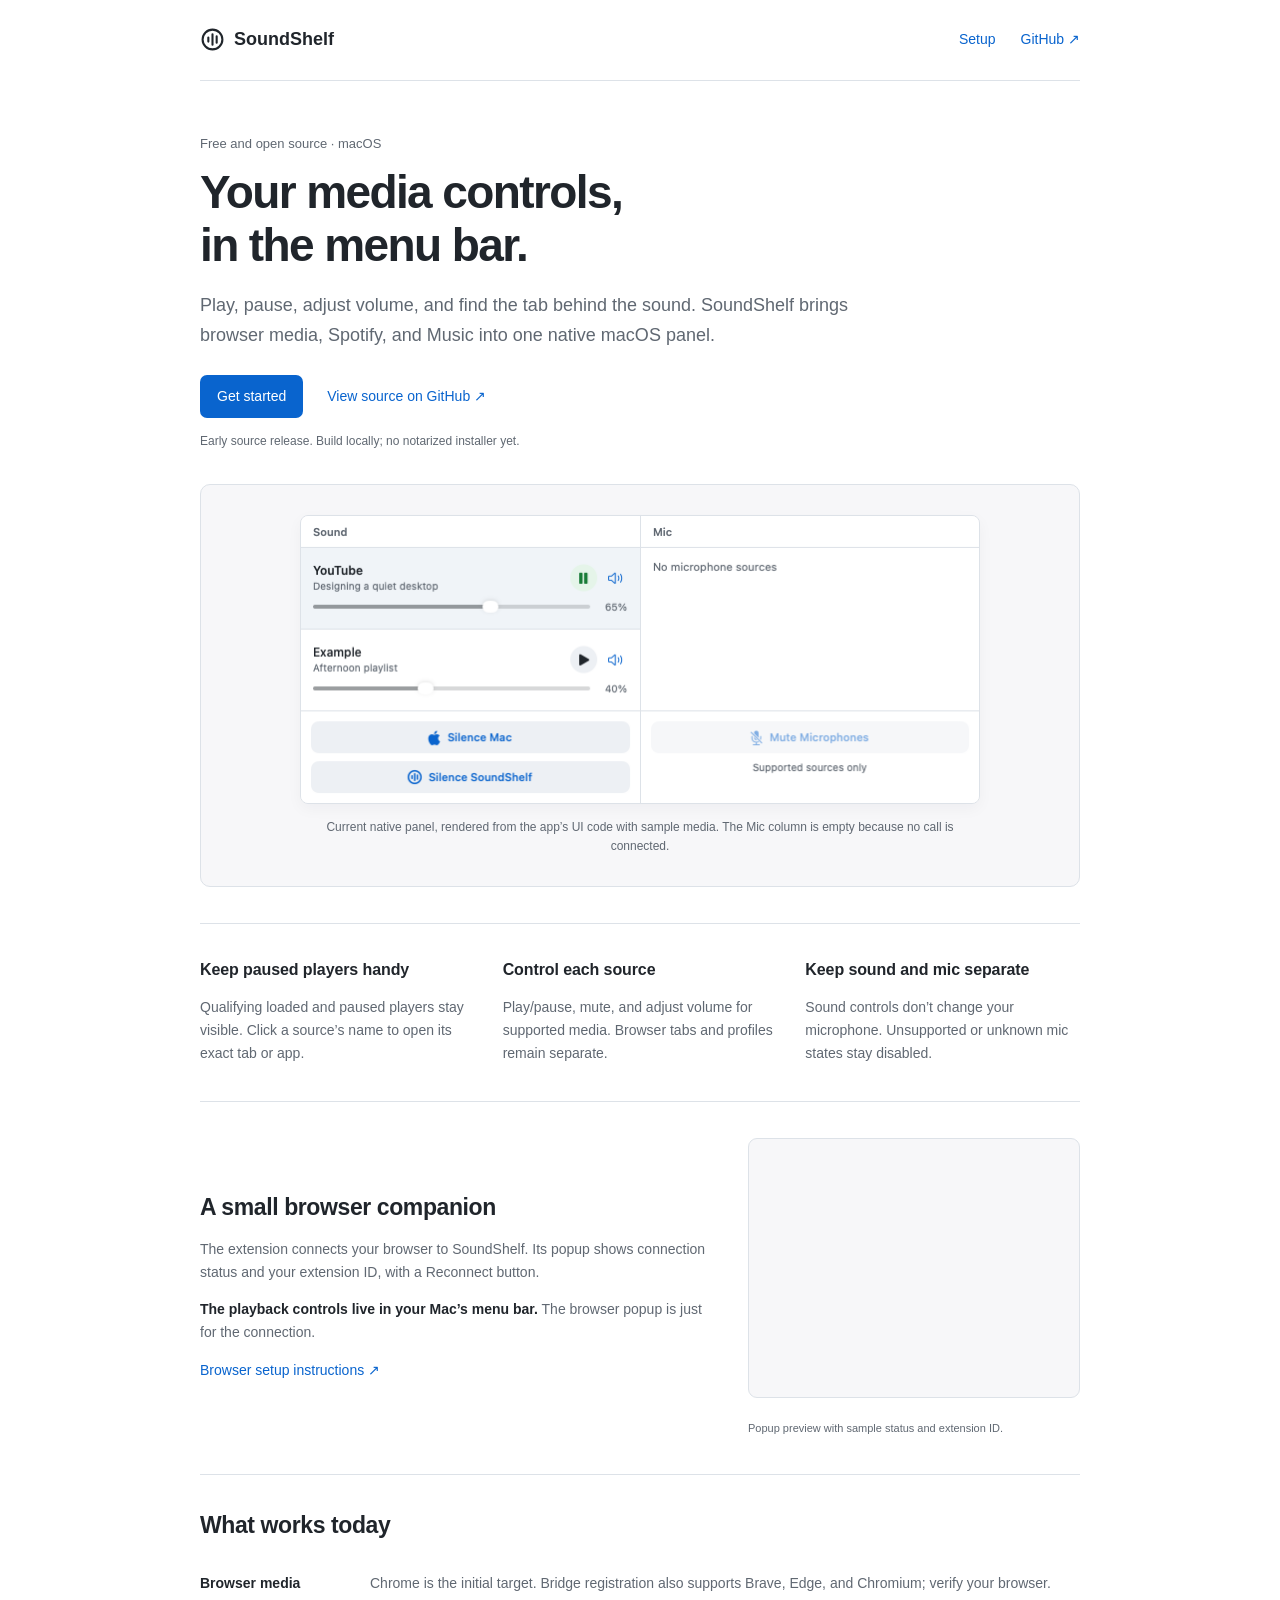
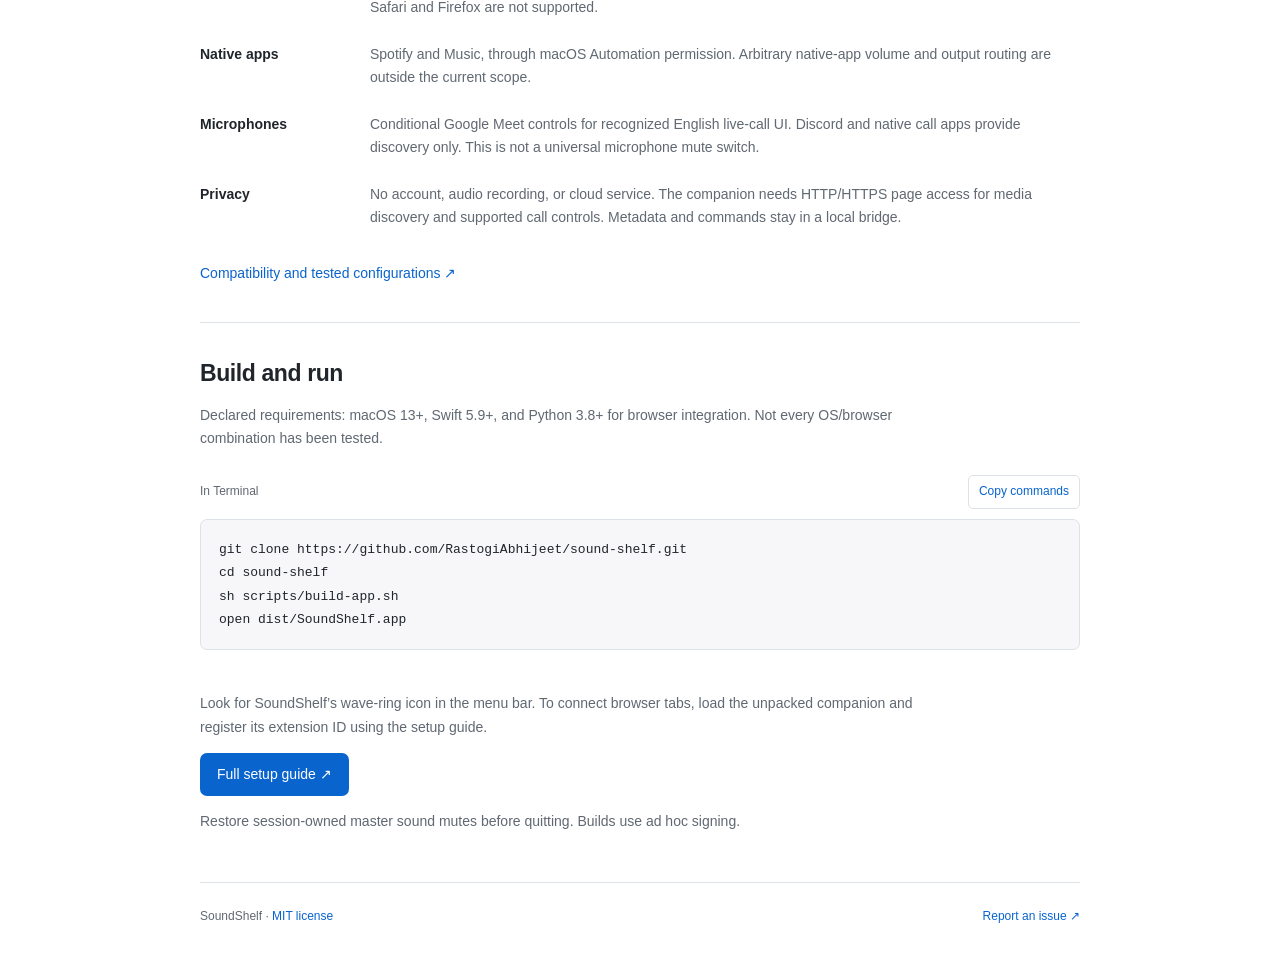
<file: docs/index.html>
<!doctype html>
<html lang="en">
<head>
<meta charset="utf-8"><meta name="viewport" content="width=device-width, initial-scale=1">
<title>SoundShelf — Media controls in your Mac’s menu bar</title>
<meta name="description" content="A free, open-source macOS menu bar app for browser media, Spotify, and Music. Control playback, volume, and supported microphone sources in one place.">
<link rel="icon" href="assets/mark.svg" type="image/svg+xml">
<link rel="canonical" href="https://rastogiabhijeet.github.io/sound-shelf/">
<meta property="og:title" content="SoundShelf — Media controls in your Mac’s menu bar">
<meta property="og:description" content="Control browser media, Spotify, and Music from a native macOS menu bar app. Free and open source.">
<meta property="og:type" content="website">
<link rel="stylesheet" href="assets/site.css"><script src="assets/site.js" defer></script>
</head>
<body>
<header><a class="brand" href="#"><svg viewBox="0 0 24 24" aria-hidden="true"><circle cx="12" cy="12" r="9.5"/><path d="M8 10v4m4-7v10m4-8v6"/></svg>SoundShelf</a><nav aria-label="Main navigation"><a href="#setup">Setup</a><a href="https://github.com/RastogiAbhijeet/sound-shelf">GitHub ↗</a></nav></header>
<main>
<section class="intro">
<p class="release">Free and open source · macOS</p>
<h1>Your media controls,<br>in the menu bar.</h1>
<p class="lead">Play, pause, adjust volume, and find the tab behind the sound. SoundShelf brings browser media, Spotify, and Music into one native macOS panel.</p>
<div class="actions"><a class="button" href="#setup">Get started</a><a href="https://github.com/RastogiAbhijeet/sound-shelf">View source on GitHub ↗</a></div>
<p class="small">Early source release. Build locally; no notarized installer yet.</p>
<figure class="panel-preview"><img src="assets/panel.png" width="680" height="304" alt="SoundShelf’s native panel: Sound and Mic columns, playback buttons, volume sliders, and separate master controls."><figcaption>Current native panel, rendered from the app’s UI code with sample media. The Mic column is empty because no call is connected.</figcaption></figure>
</section>
<section class="features" aria-label="Features">
<article><h2>Keep paused players handy</h2><p>Qualifying loaded and paused players stay visible. Click a source’s name to open its exact tab or app.</p></article>
<article><h2>Control each source</h2><p>Play/pause, mute, and adjust volume for supported media. Browser tabs and profiles remain separate.</p></article>
<article><h2>Keep sound and mic separate</h2><p>Sound controls don’t change your microphone. Unsupported or unknown mic states stay disabled.</p></article>
</section>
<section class="companion" aria-labelledby="companion-title"><div><h2 id="companion-title">A small browser companion</h2><p>The extension connects your browser to SoundShelf. Its popup shows connection status and your extension ID, with a Reconnect button.</p><p><strong>The playback controls live in your Mac’s menu bar.</strong> The browser popup is just for the connection.</p><a href="https://github.com/RastogiAbhijeet/sound-shelf/blob/main/docs/setup.md#connect-a-browser">Browser setup instructions ↗</a></div><figure><iframe src="assets/companion.html" title="SoundShelf Companion popup preview with sample connection status" sandbox></iframe><figcaption>Popup preview with sample status and extension ID.</figcaption></figure></section>
<section class="details"><h2>What works today</h2><dl><div><dt>Browser media</dt><dd>Chrome is the initial target. Bridge registration also supports Brave, Edge, and Chromium; verify your browser. Safari and Firefox are not supported.</dd></div><div><dt>Native apps</dt><dd>Spotify and Music, through macOS Automation permission. Arbitrary native-app volume and output routing are outside the current scope.</dd></div><div><dt>Microphones</dt><dd>Conditional Google Meet controls for recognized English live-call UI. Discord and native call apps provide discovery only. This is not a universal microphone mute switch.</dd></div><div><dt>Privacy</dt><dd>No account, audio recording, or cloud service. The companion needs HTTP/HTTPS page access for media discovery and supported call controls. Metadata and commands stay in a local bridge.</dd></div></dl><a href="https://github.com/RastogiAbhijeet/sound-shelf/blob/main/docs/compatibility.md">Compatibility and tested configurations ↗</a></section>
<section id="setup"><h2>Build and run</h2><p>Declared requirements: macOS 13+, Swift 5.9+, and Python 3.8+ for browser integration. Not every OS/browser combination has been tested.</p><div class="code-heading"><span>In Terminal</span><button id="copy-command" hidden>Copy commands</button></div><pre><code id="commands">git clone https://github.com/RastogiAbhijeet/sound-shelf.git
cd sound-shelf
sh scripts/build-app.sh
open dist/SoundShelf.app</code></pre><p id="copy-status" role="status" aria-live="polite"></p><p>Look for SoundShelf’s wave-ring icon in the menu bar. To connect browser tabs, load the unpacked companion and register its extension ID using the setup guide.</p><a class="button" href="https://github.com/RastogiAbhijeet/sound-shelf/blob/main/docs/setup.md">Full setup guide ↗</a><p class="small">Restore session-owned master sound mutes before quitting. Builds use ad hoc signing.</p></section>
</main>
<footer><span>SoundShelf · <a href="https://github.com/RastogiAbhijeet/sound-shelf/blob/main/LICENSE">MIT license</a></span><a href="https://github.com/RastogiAbhijeet/sound-shelf/issues">Report an issue ↗</a></footer>
</body></html>
</file>
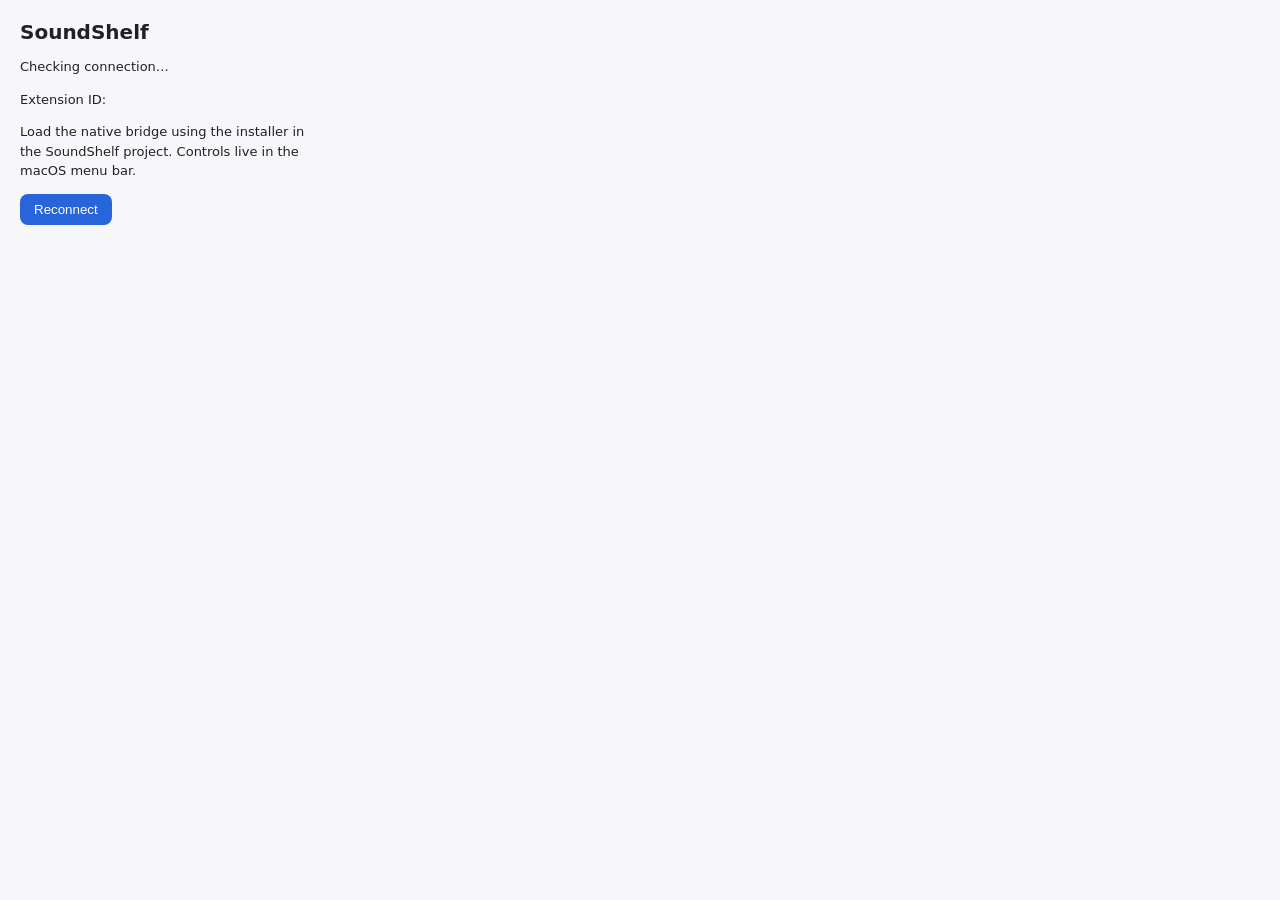
<file: BrowserExtension/popup.html>
<!doctype html>
<html lang="en">
<meta charset="utf-8">
<title>SoundShelf</title>
<style>
  body { width: 290px; margin: 0; padding: 20px; font: 13px system-ui; background: #f7f7f9; color: #202128; }
  h1 { margin: 0 0 8px; font-size: 20px; }
  p { line-height: 1.5; }
  code { font-size: 11px; user-select: all; overflow-wrap: anywhere; }
  button { padding: 8px 14px; border: 0; border-radius: 8px; background: #2864da; color: white; cursor: pointer; }
</style>
<h1>SoundShelf</h1>
<p id="status" role="status">Checking connection…</p>
<p>Extension ID: <code id="extension-id"></code></p>
<p>Load the native bridge using the installer in the SoundShelf project. Controls live in the macOS menu bar.</p>
<button id="reconnect">Reconnect</button>
<script src="popup.js"></script>
</html>
</file>
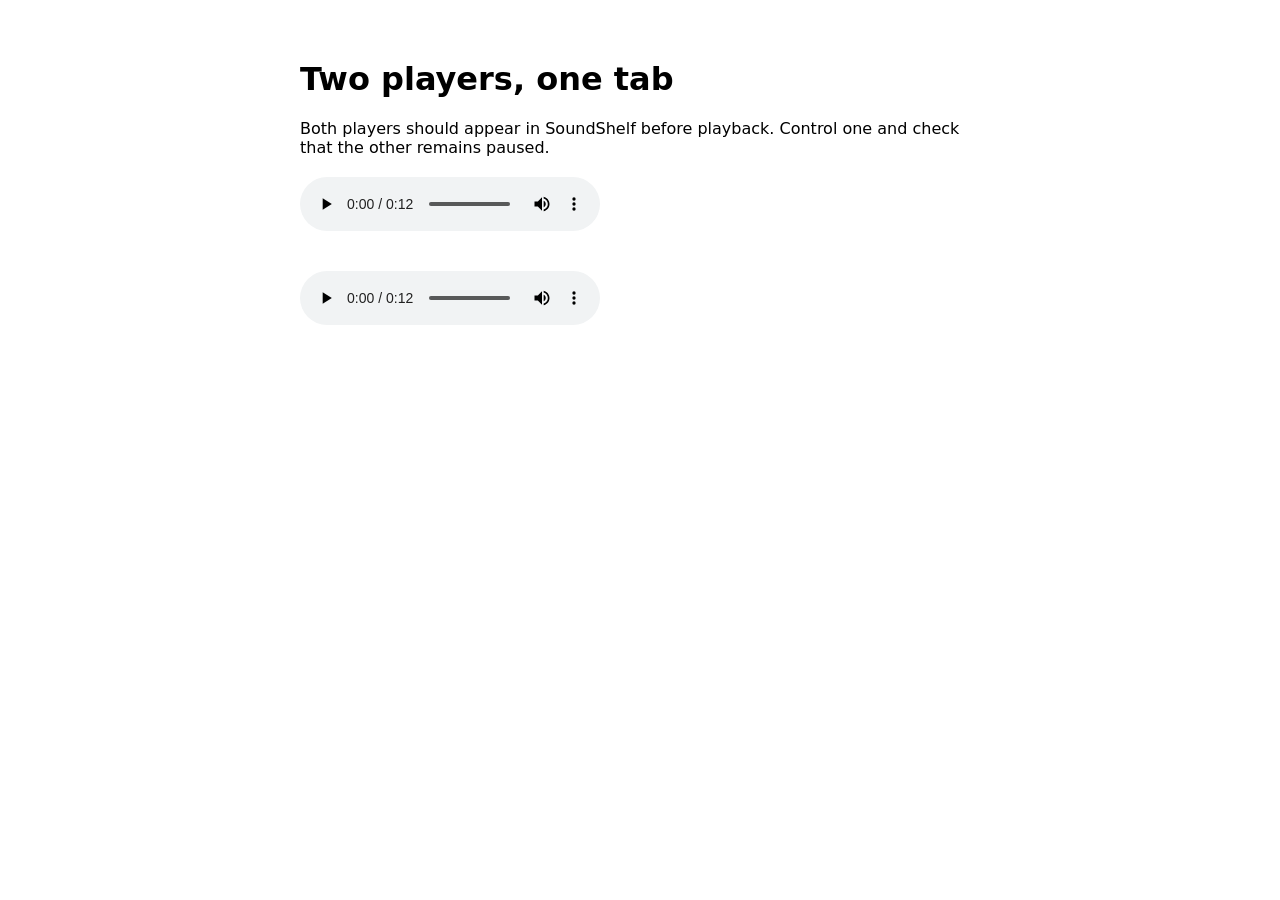
<file: tests/media-fixture.html>
<!doctype html>
<html lang="en">
<meta charset="utf-8">
<title>SoundShelf · Two independent players</title>
<style>body { font: 16px system-ui; max-width: 680px; margin: 60px auto; } audio { display: block; margin: 20px 0 40px; }</style>
<h1>Two players, one tab</h1>
<p>Both players should appear in SoundShelf before playback. Control one and check that the other remains paused.</p>
<audio controls preload="auto" aria-label="Low tone · ready or paused"></audio>
<audio controls preload="auto" aria-label="High tone · ready or paused"></audio>
<script>
function wav(frequency) {
  const rate = 8000, samples = rate * 12;
  const data = new ArrayBuffer(44 + samples * 2), view = new DataView(data);
  const text = (offset, value) => [...value].forEach((char, i) => view.setUint8(offset + i, char.charCodeAt(0)));
  text(0, 'RIFF'); view.setUint32(4, data.byteLength - 8, true); text(8, 'WAVE'); text(12, 'fmt ');
  view.setUint32(16, 16, true); view.setUint16(20, 1, true); view.setUint16(22, 1, true);
  view.setUint32(24, rate, true); view.setUint32(28, rate * 2, true); view.setUint16(32, 2, true); view.setUint16(34, 16, true);
  text(36, 'data'); view.setUint32(40, samples * 2, true);
  for (let i = 0; i < samples; i++) view.setInt16(44 + i * 2, Math.sin(i / rate * frequency * Math.PI * 2) * 1600, true);
  return URL.createObjectURL(new Blob([data], { type: 'audio/wav' }));
}
document.querySelectorAll('audio').forEach((audio, i) => { audio.src = wav(i ? 440 : 220); });
</script>
</html>
</file>
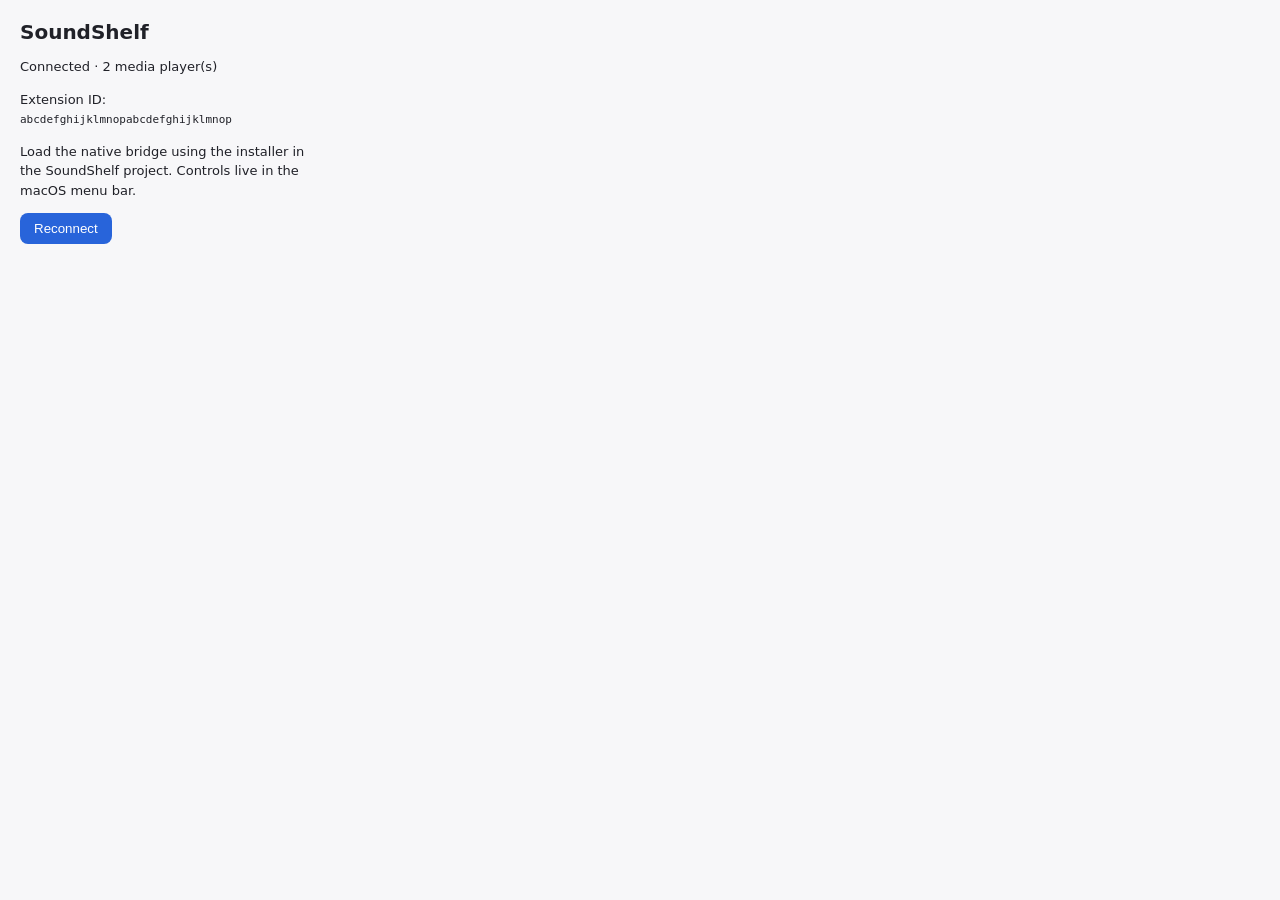
<file: docs/assets/companion.html>
<!doctype html>
<html lang="en"><!-- Static preview of BrowserExtension/popup.html with illustrative status and ID. -->
<meta charset="utf-8">
<title>SoundShelf</title>
<style>
  body { width: 290px; margin: 0; padding: 20px; font: 13px system-ui; background: #f7f7f9; color: #202128; }
  h1 { margin: 0 0 8px; font-size: 20px; }
  p { line-height: 1.5; }
  code { font-size: 11px; user-select: all; overflow-wrap: anywhere; }
  button { padding: 8px 14px; border: 0; border-radius: 8px; background: #2864da; color: white; cursor: pointer; }
</style>
<h1>SoundShelf</h1>
<p id="status" role="status">Connected · 2 media player(s)</p>
<p>Extension ID: <code id="extension-id">abcdefghijklmnopabcdefghijklmnop</code></p>
<p>Load the native bridge using the installer in the SoundShelf project. Controls live in the macOS menu bar.</p>
<button id="reconnect" disabled style="cursor:default">Reconnect</button>

</html>
</file>
<file: docs/assets/site.css>
:root{color-scheme:light;--text:#20252b;--secondary:#606872;--line:#dde2e8;--blue:#0964ce}*{box-sizing:border-box}html{scroll-behavior:smooth;scroll-padding-top:24px}body{margin:0;background:white;color:var(--text);font:15px/1.65 -apple-system,BlinkMacSystemFont,"Segoe UI",sans-serif;-webkit-font-smoothing:antialiased}header,main,footer{width:min(880px,calc(100% - 40px));margin:auto}a{color:var(--blue);text-decoration:none}a:hover{text-decoration:underline;text-underline-offset:3px}a:focus-visible,button:focus-visible{outline:3px solid #0964ce;outline-offset:4px}header{display:flex;justify-content:space-between;align-items:center;padding:25px 0;border-bottom:1px solid var(--line)}.brand{display:flex;align-items:center;gap:9px;font-size:18px;font-weight:650;color:var(--text)}.brand svg{width:25px;height:25px;fill:none;stroke:currentColor;stroke-width:2;stroke-linecap:round}nav{display:flex;gap:25px;font-size:14px}.intro{padding-top:52px}.release{font-size:13px;color:var(--secondary);margin:0 0 12px}h1{font-size:46px;line-height:1.14;letter-spacing:-1.6px;margin:0 0 20px;font-weight:650}.lead{font-size:18px;max-width:650px;line-height:1.65;color:var(--secondary)}.actions{display:flex;align-items:center;gap:24px;margin:25px 0 0;font-size:14px}.button{display:inline-block;background:var(--blue);color:white;padding:10px 17px;border-radius:7px;font-size:14px;font-weight:500}.button:hover{background:#0755af;text-decoration:none}.small,figcaption{color:var(--secondary);font-size:12px;line-height:1.6}.small{margin:14px 0}.panel-preview{margin:32px 0 0;padding:30px;background:#f7f7f9;border:1px solid var(--line);border-radius:10px;text-align:center}.panel-preview img{display:block;width:100%;max-width:680px;height:auto;margin:auto;border:1px solid var(--line);border-radius:8px;box-shadow:0 5px 15px #20252b0a}figcaption{margin:14px auto 0;max-width:630px}section{border-bottom:1px solid var(--line);padding:36px 0}.intro{padding-bottom:36px}.features{display:grid;grid-template-columns:repeat(3,1fr);gap:28px}h2{font-size:23px;line-height:1.3;letter-spacing:-.4px;font-weight:600;margin:0 0 15px}.features h2{font-size:16px;letter-spacing:-.1px}.features p{font-size:14px;color:var(--secondary);margin:0}.companion{display:grid;grid-template-columns:1fr 332px;gap:40px;align-items:center}.companion p{color:var(--secondary);font-size:14px}.companion strong{font-weight:600;color:var(--text)}.companion figure{margin:0}.companion iframe{width:332px;height:260px;border:1px solid var(--line);border-radius:9px;background:#f7f7f9}.companion figcaption{font-size:11px}.companion a,.details>a{font-size:14px}dl{margin:20px 0}dl>div{display:grid;grid-template-columns:150px 1fr;gap:20px;padding:12px 0}dt{font-weight:600;font-size:14px}dd{margin:0;color:var(--secondary);font-size:14px}#setup>p{max-width:720px;color:var(--secondary);font-size:14px}.code-heading{display:flex;justify-content:space-between;align-items:center;margin-top:25px;font-size:12px;color:var(--secondary)}button{font:inherit;color:var(--blue);border:1px solid var(--line);background:white;border-radius:5px;padding:6px 10px;cursor:pointer}button:hover{background:#f0f4f8}pre{margin:10px 0;background:#f7f7f9;border:1px solid var(--line);border-radius:7px;padding:18px;font:13px/1.8 ui-monospace,Menlo,monospace;white-space:pre-wrap;overflow-wrap:anywhere}#copy-status{font-size:12px;min-height:18px;margin:6px 0}footer{padding:24px 0 30px;display:flex;justify-content:space-between;gap:20px;font-size:12px;color:var(--secondary)}@media(max-width:650px){h1{font-size:36px}.intro{padding-top:36px}.lead{font-size:17px}.features{grid-template-columns:1fr;gap:25px}.companion{grid-template-columns:1fr;gap:24px}.companion figure{max-width:100%;overflow:hidden}.companion iframe{max-width:100%}.panel-preview{padding:12px}.actions{gap:18px}dl>div{grid-template-columns:1fr;gap:5px;padding:13px 0}section{padding:30px 0}footer{flex-wrap:wrap}}@media(prefers-reduced-motion:reduce){html{scroll-behavior:auto}}
</file>
